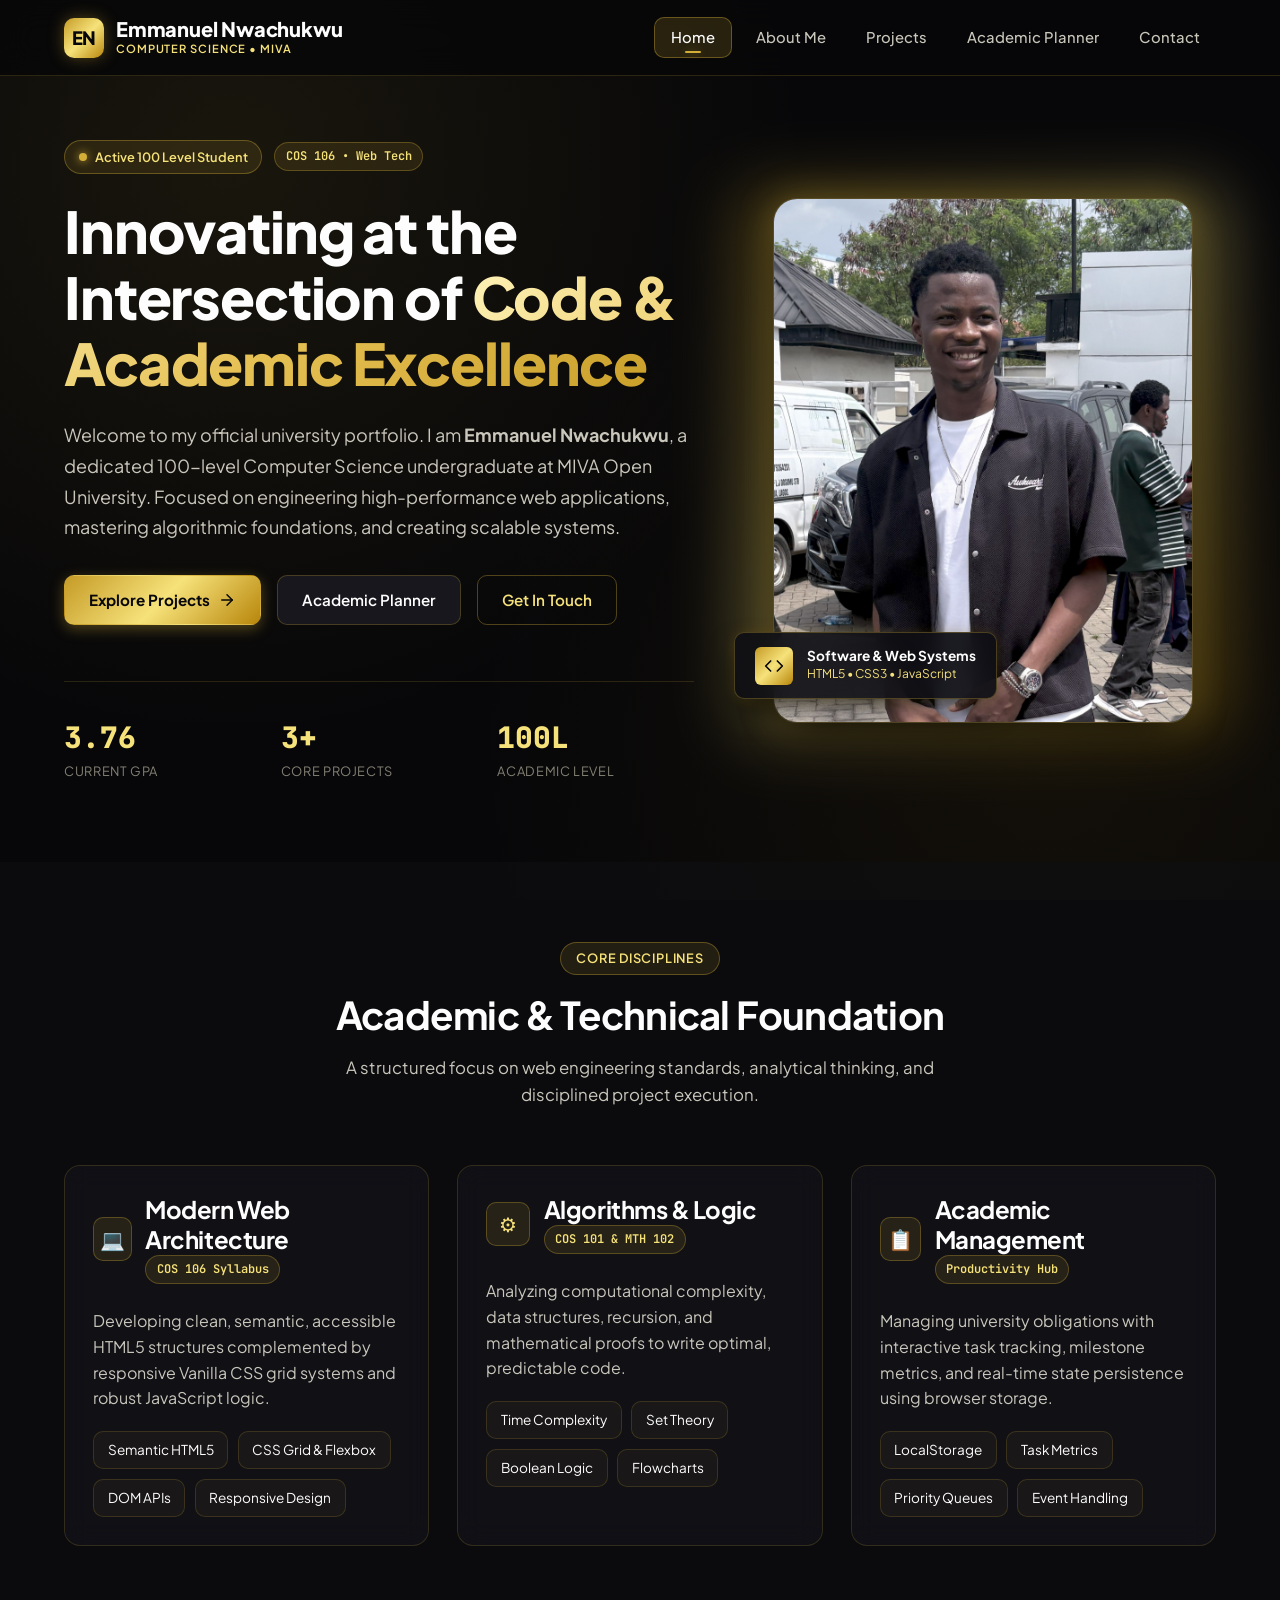
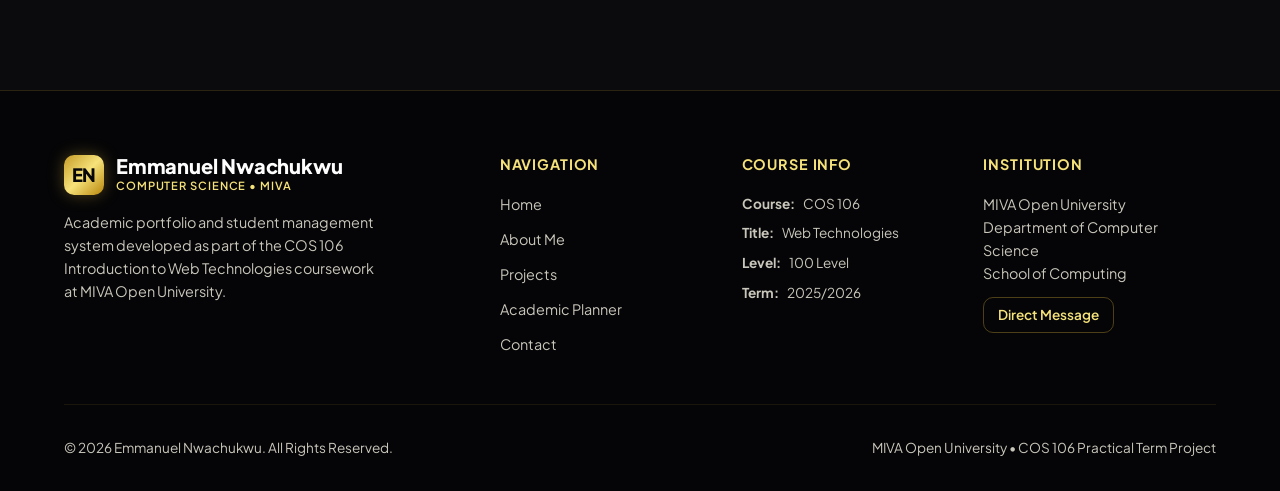
<file: index.html>
<!DOCTYPE html>
<html lang="en">
<head>
  <meta charset="UTF-8">
  <meta name="viewport" content="width=device-width, initial-scale=1.0">
  <meta name="description" content="Personal academic portfolio and student management platform of Emmanuel Nwachukwu, 100 Level Computer Science student at MIVA Open University.">
  <meta name="author" content="Emmanuel Nwachukwu">
  <title>Emmanuel Nwachukwu | Academic Portfolio &amp; Student Platform</title>
  <link rel="stylesheet" href="css/style.css">
</head>
<body>
  <header class="site-header">
    <div class="container nav-container">
      <a href="index.html" class="brand-logo" aria-label="Emmanuel Nwachukwu Homepage">
        <div class="brand-mark">EN</div>
        <div class="brand-text">
          <span class="brand-name">Emmanuel Nwachukwu</span>
          <span class="brand-sub">Computer Science &bull; MIVA</span>
        </div>
      </a>

      <nav class="nav-menu" id="primary-nav" aria-label="Main Navigation">
        <a href="index.html" class="nav-link">Home</a>
        <a href="about.html" class="nav-link">About Me</a>
        <a href="projects.html" class="nav-link">Projects</a>
        <a href="planner.html" class="nav-link">Academic Planner</a>
        <a href="contact.html" class="nav-link">Contact</a>
      </nav>

      <button type="button" class="mobile-toggle" aria-controls="primary-nav" aria-expanded="false" aria-label="Toggle navigation menu">
        <span class="hamburger-line"></span>
        <span class="hamburger-line"></span>
        <span class="hamburger-line"></span>
      </button>
    </div>
  </header>

  <main>
    <section class="hero-section" aria-labelledby="hero-heading">
      <div class="container">
        <div class="hero-grid">
          <div class="hero-content">
            <div class="hero-badge-group">
              <span class="hero-status-pill">
                <span class="pulse-dot"></span>
                Active 100 Level Student
              </span>
              <span class="badge badge-tech">COS 106 &bull; Web Tech</span>
            </div>

            <h1 id="hero-heading" class="hero-title">
              Innovating at the Intersection of <span class="text-gradient">Code &amp; Academic Excellence</span>
            </h1>

            <p class="hero-bio">
              Welcome to my official university portfolio. I am <strong>Emmanuel Nwachukwu</strong>, a dedicated 100-level Computer Science undergraduate at MIVA Open University. Focused on engineering high-performance web applications, mastering algorithmic foundations, and creating scalable systems.
            </p>

            <div class="hero-actions">
              <a href="projects.html" class="btn btn-primary">
                Explore Projects
                <svg width="18" height="18" viewBox="0 0 24 24" fill="none" stroke="currentColor" stroke-width="2" stroke-linecap="round" stroke-linejoin="round">
                  <line x1="5" y1="12" x2="19" y2="12"></line>
                  <polyline points="12 5 19 12 12 19"></polyline>
                </svg>
              </a>
              <a href="planner.html" class="btn btn-secondary">
                Academic Planner
              </a>
              <a href="contact.html" class="btn btn-outline">
                Get In Touch
              </a>
            </div>

            <div class="hero-stats-row">
              <div class="stat-item">
                <span class="stat-number">3.76</span>
                <span class="stat-label">Current GPA</span>
              </div>
              <div class="stat-item">
                <span class="stat-number">3+</span>
                <span class="stat-label">Core Projects</span>
              </div>
              <div class="stat-item">
                <span class="stat-number">100L</span>
                <span class="stat-label">Academic Level</span>
              </div>
            </div>
          </div>

          <div class="hero-visual">
            <div class="hero-image-backdrop"></div>
            <div class="hero-image-wrapper">
              <img src="assets/images/emmanuel-hero.jpg" alt="Photograph of Emmanuel Nwachukwu, Computer Science student" width="600" height="750">
            </div>
            <div class="hero-floating-card">
              <div class="floating-icon">
                <svg width="20" height="20" viewBox="0 0 24 24" fill="none" stroke="currentColor" stroke-width="2" stroke-linecap="round" stroke-linejoin="round">
                  <polyline points="16 18 22 12 16 6"></polyline>
                  <polyline points="8 6 2 12 8 18"></polyline>
                </svg>
              </div>
              <div>
                <div class="floating-text-primary">Software &amp; Web Systems</div>
                <div class="floating-text-sub">HTML5 &bull; CSS3 &bull; JavaScript</div>
              </div>
            </div>
          </div>
        </div>
      </div>
    </section>

    <section class="section" style="background: rgba(14, 14, 18, 0.65);" aria-labelledby="pillars-heading">
      <div class="container">
        <header class="section-header">
          <span class="section-tag">Core Disciplines</span>
          <h2 id="pillars-heading" class="section-title">Academic &amp; Technical Foundation</h2>
          <p class="section-subtitle">
            A structured focus on web engineering standards, analytical thinking, and disciplined project execution.
          </p>
        </header>

        <div class="skills-grid">
          <article class="card">
            <div class="skill-card-header">
              <div class="skill-icon-wrap" aria-hidden="true">&#128187;</div>
              <div>
                <h3>Modern Web Architecture</h3>
                <span class="badge badge-tech">COS 106 Syllabus</span>
              </div>
            </div>
            <p style="margin-bottom: 1.25rem;">
              Developing clean, semantic, accessible HTML5 structures complemented by responsive Vanilla CSS grid systems and robust JavaScript logic.
            </p>
            <div class="skill-tag-cloud">
              <span class="skill-pill">Semantic HTML5</span>
              <span class="skill-pill">CSS Grid &amp; Flexbox</span>
              <span class="skill-pill">DOM APIs</span>
              <span class="skill-pill">Responsive Design</span>
            </div>
          </article>

          <article class="card">
            <div class="skill-card-header">
              <div class="skill-icon-wrap" aria-hidden="true">&#9881;</div>
              <div>
                <h3>Algorithms &amp; Logic</h3>
                <span class="badge badge-tech">COS 101 &amp; MTH 102</span>
              </div>
            </div>
            <p style="margin-bottom: 1.25rem;">
              Analyzing computational complexity, data structures, recursion, and mathematical proofs to write optimal, predictable code.
            </p>
            <div class="skill-tag-cloud">
              <span class="skill-pill">Time Complexity</span>
              <span class="skill-pill">Set Theory</span>
              <span class="skill-pill">Boolean Logic</span>
              <span class="skill-pill">Flowcharts</span>
            </div>
          </article>

          <article class="card">
            <div class="skill-card-header">
              <div class="skill-icon-wrap" aria-hidden="true">&#128203;</div>
              <div>
                <h3>Academic Management</h3>
                <span class="badge badge-tech">Productivity Hub</span>
              </div>
            </div>
            <p style="margin-bottom: 1.25rem;">
              Managing university obligations with interactive task tracking, milestone metrics, and real-time state persistence using browser storage.
            </p>
            <div class="skill-tag-cloud">
              <span class="skill-pill">LocalStorage</span>
              <span class="skill-pill">Task Metrics</span>
              <span class="skill-pill">Priority Queues</span>
              <span class="skill-pill">Event Handling</span>
            </div>
          </article>
        </div>
      </div>
    </section>
  </main>

  <footer class="site-footer">
    <div class="container">
      <div class="footer-top">
        <div class="footer-brand">
          <div class="brand-logo">
            <div class="brand-mark">EN</div>
            <div class="brand-text">
              <span class="brand-name">Emmanuel Nwachukwu</span>
              <span class="brand-sub">Computer Science &bull; MIVA</span>
            </div>
          </div>
          <p>
            Academic portfolio and student management system developed as part of the COS 106 Introduction to Web Technologies coursework at MIVA Open University.
          </p>
        </div>

        <div>
          <h4 class="footer-heading">Navigation</h4>
          <nav class="footer-links" aria-label="Footer Navigation">
            <a href="index.html">Home</a>
            <a href="about.html">About Me</a>
            <a href="projects.html">Projects</a>
            <a href="planner.html">Academic Planner</a>
            <a href="contact.html">Contact</a>
          </nav>
        </div>

        <div>
          <h4 class="footer-heading">Course Info</h4>
          <div class="footer-meta-item"><strong>Course:</strong> COS 106</div>
          <div class="footer-meta-item"><strong>Title:</strong> Web Technologies</div>
          <div class="footer-meta-item"><strong>Level:</strong> 100 Level</div>
          <div class="footer-meta-item"><strong>Term:</strong> 2025/2026</div>
        </div>

        <div>
          <h4 class="footer-heading">Institution</h4>
          <p style="font-size: 0.9rem; margin-bottom: 0.75rem;">
            MIVA Open University<br>
            Department of Computer Science<br>
            School of Computing
          </p>
          <a href="contact.html" class="btn btn-outline btn-sm">Direct Message</a>
        </div>
      </div>

      <div class="footer-bottom">
        <p>&copy; <span id="current-year">2026</span> Emmanuel Nwachukwu. All Rights Reserved.</p>
        <p>MIVA Open University &bull; COS 106 Practical Term Project</p>
      </div>
    </div>
  </footer>

  <script src="js/main.js"></script>
</body>
</html>
</file>
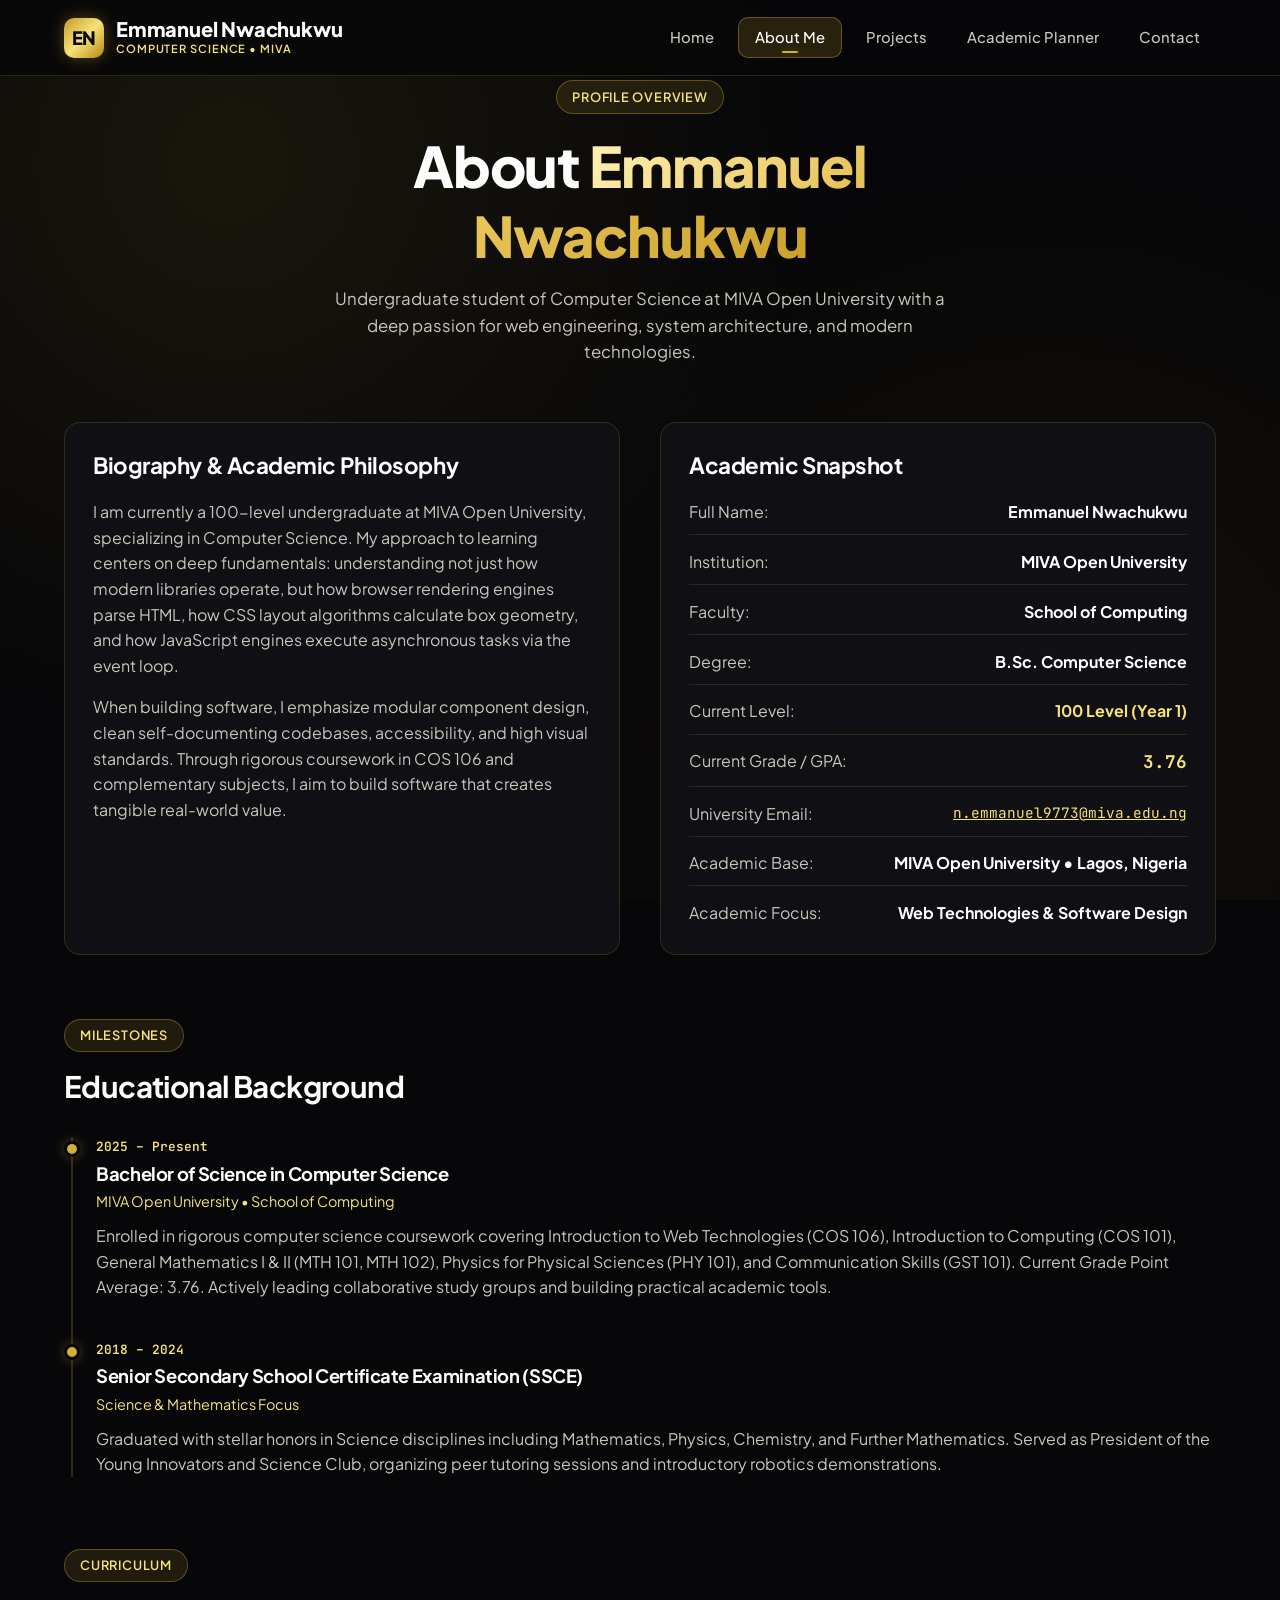
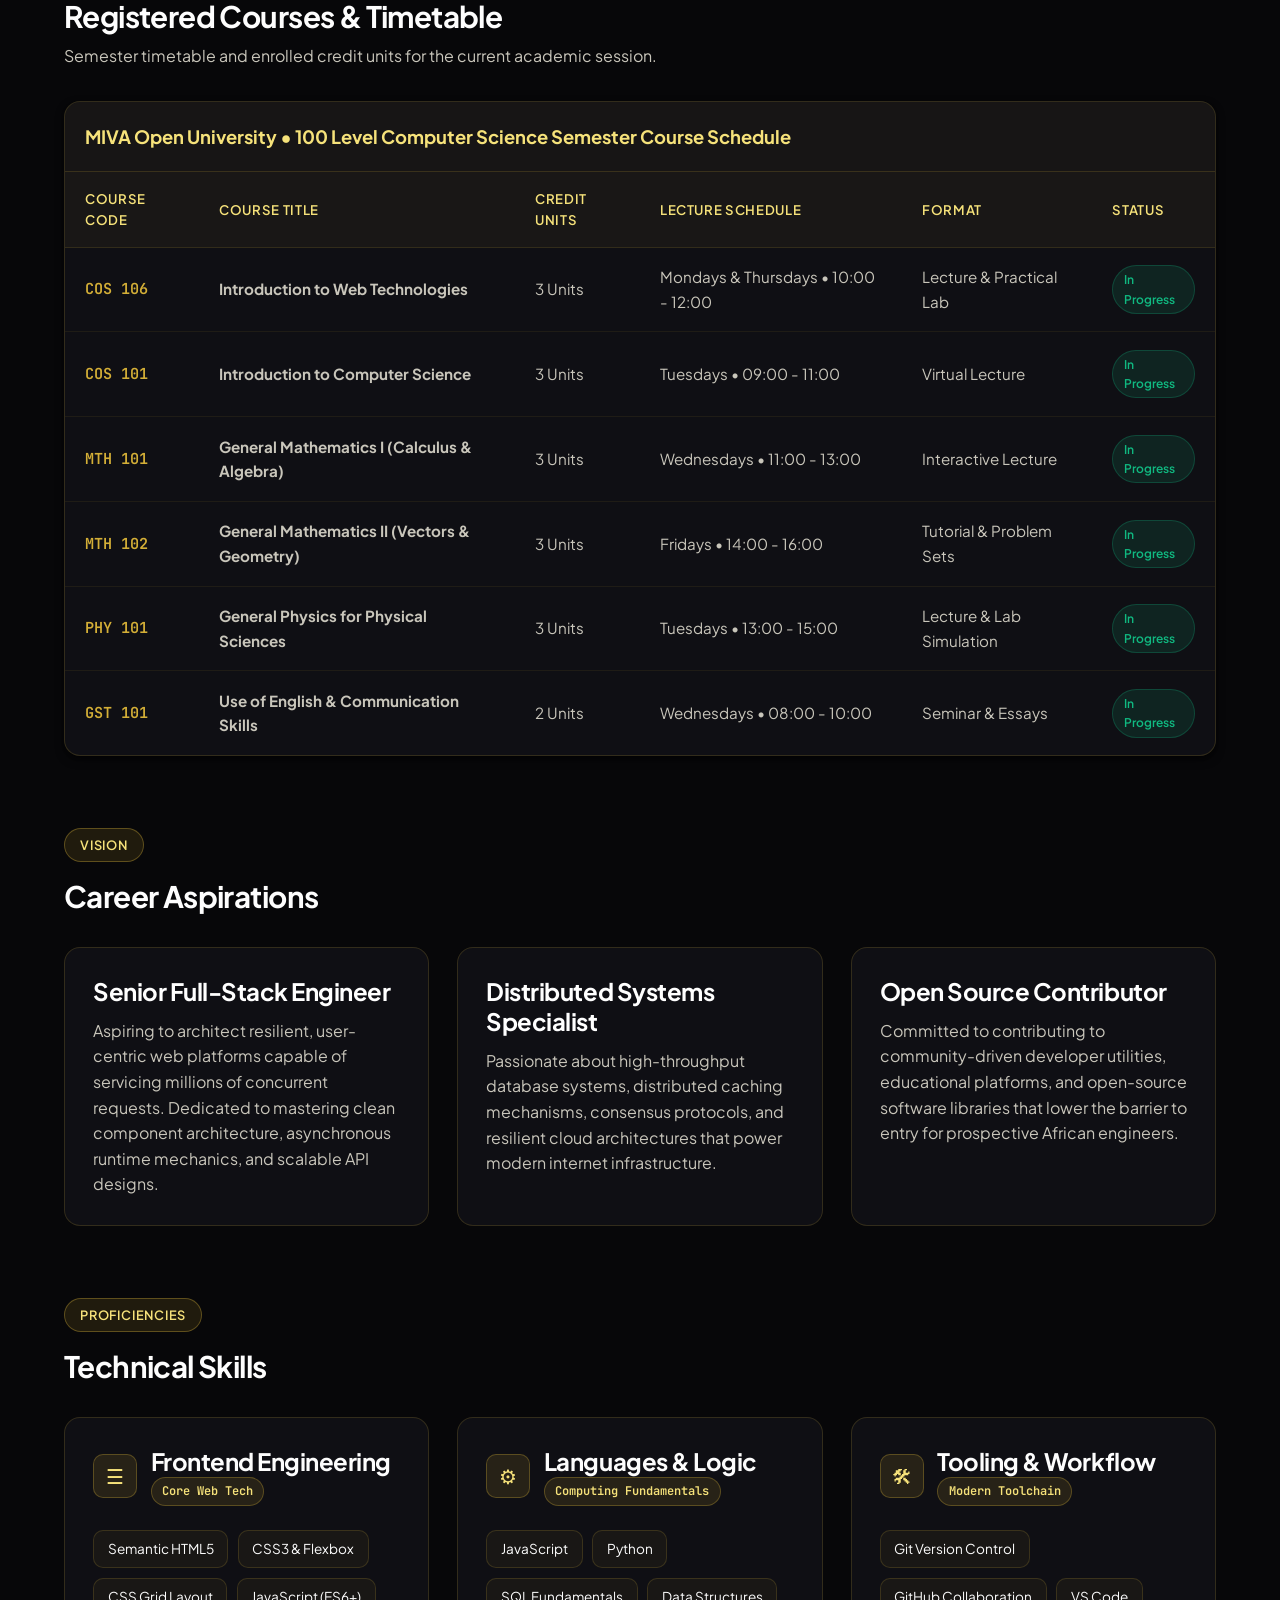
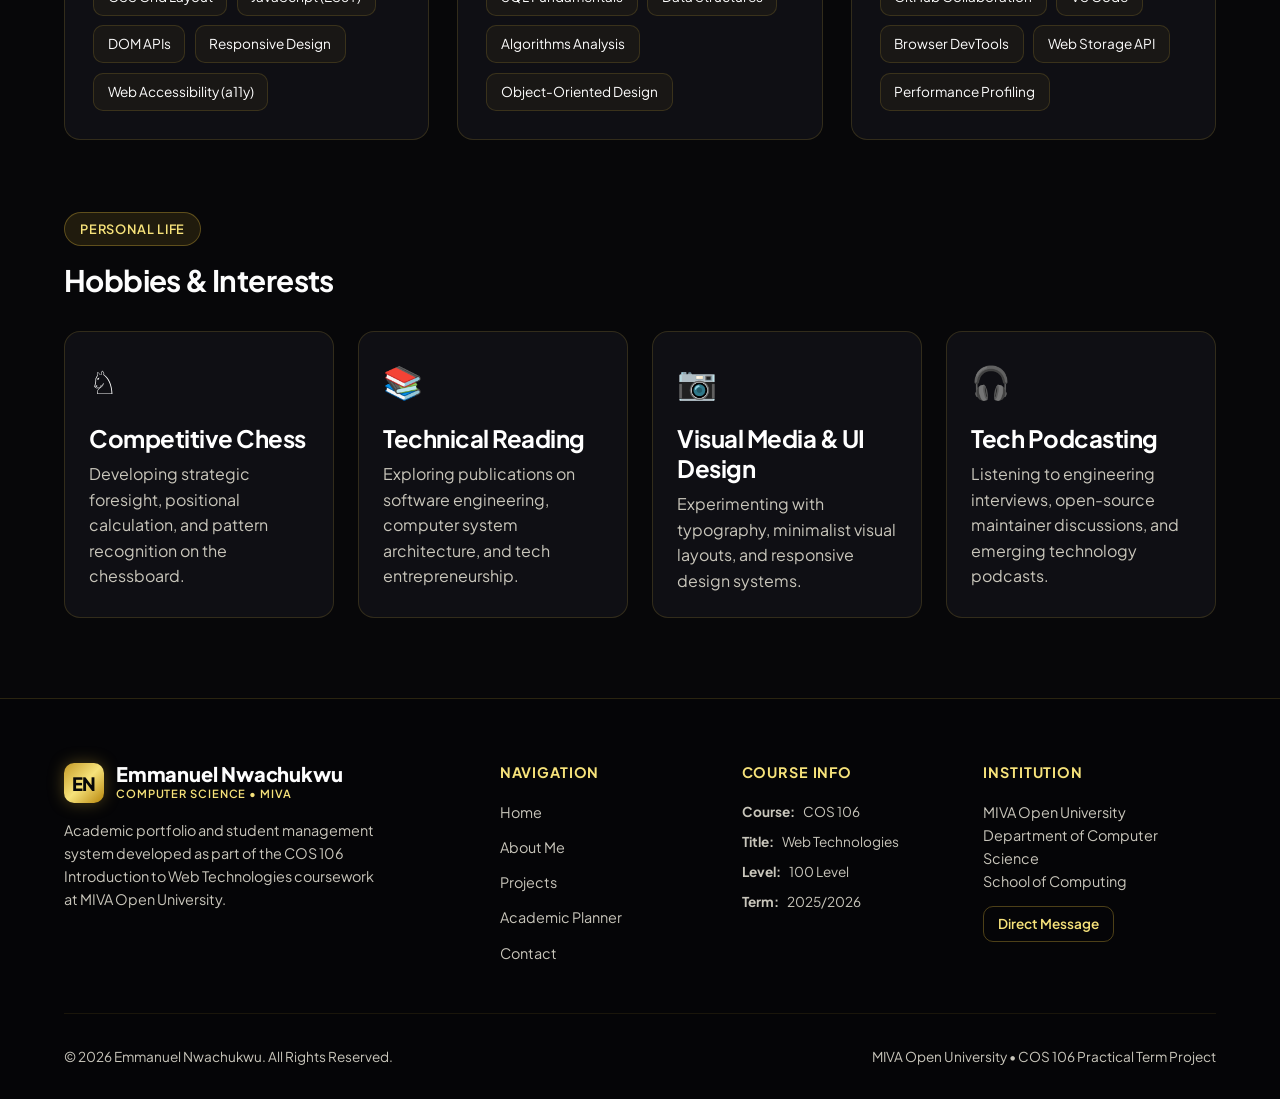
<file: about.html>
<!DOCTYPE html>
<html lang="en">
<head>
  <meta charset="UTF-8">
  <meta name="viewport" content="width=device-width, initial-scale=1.0">
  <meta name="description" content="About Emmanuel Nwachukwu - Educational background, technical skills, career aspirations, and hobbies as a Computer Science student at MIVA Open University.">
  <meta name="author" content="Emmanuel Nwachukwu">
  <title>About Me | Emmanuel Nwachukwu - Portfolio</title>
  <link rel="stylesheet" href="css/style.css">
</head>
<body>
  <header class="site-header">
    <div class="container nav-container">
      <a href="index.html" class="brand-logo" aria-label="Emmanuel Nwachukwu Homepage">
        <div class="brand-mark">EN</div>
        <div class="brand-text">
          <span class="brand-name">Emmanuel Nwachukwu</span>
          <span class="brand-sub">Computer Science &bull; MIVA</span>
        </div>
      </a>

      <nav class="nav-menu" id="primary-nav" aria-label="Main Navigation">
        <a href="index.html" class="nav-link">Home</a>
        <a href="about.html" class="nav-link">About Me</a>
        <a href="projects.html" class="nav-link">Projects</a>
        <a href="planner.html" class="nav-link">Academic Planner</a>
        <a href="contact.html" class="nav-link">Contact</a>
      </nav>

      <button type="button" class="mobile-toggle" aria-controls="primary-nav" aria-expanded="false" aria-label="Toggle navigation menu">
        <span class="hamburger-line"></span>
        <span class="hamburger-line"></span>
        <span class="hamburger-line"></span>
      </button>
    </div>
  </header>

  <main class="section">
    <div class="container">
      <header class="section-header">
        <span class="section-tag">Profile Overview</span>
        <h1 class="section-title">About <span class="text-gradient">Emmanuel Nwachukwu</span></h1>
        <p class="section-subtitle">
          Undergraduate student of Computer Science at MIVA Open University with a deep passion for web engineering, system architecture, and modern technologies.
        </p>
      </header>

      <div class="about-intro-grid">
        <div class="card">
          <h2 style="font-size: 1.4rem; margin-bottom: 1.25rem;">Biography &amp; Academic Philosophy</h2>
          <p style="margin-bottom: 1rem;">
            I am currently a 100-level undergraduate at MIVA Open University, specializing in Computer Science. My approach to learning centers on deep fundamentals: understanding not just how modern libraries operate, but how browser rendering engines parse HTML, how CSS layout algorithms calculate box geometry, and how JavaScript engines execute asynchronous tasks via the event loop.
          </p>
          <p>
            When building software, I emphasize modular component design, clean self-documenting codebases, accessibility, and high visual standards. Through rigorous coursework in COS 106 and complementary subjects, I aim to build software that creates tangible real-world value.
          </p>
        </div>

        <div class="card">
          <h2 style="font-size: 1.4rem; margin-bottom: 1.25rem;">Academic Snapshot</h2>
          <ul style="display: flex; flex-direction: column; gap: 0.85rem;">
            <li style="display: flex; justify-content: space-between; border-bottom: 1px solid rgba(212, 175, 55, 0.15); padding-bottom: 0.6rem;">
              <span style="color: var(--text-secondary);">Full Name:</span>
              <strong style="color: #fff;">Emmanuel Nwachukwu</strong>
            </li>
            <li style="display: flex; justify-content: space-between; border-bottom: 1px solid rgba(212, 175, 55, 0.15); padding-bottom: 0.6rem;">
              <span style="color: var(--text-secondary);">Institution:</span>
              <strong style="color: #fff;">MIVA Open University</strong>
            </li>
            <li style="display: flex; justify-content: space-between; border-bottom: 1px solid rgba(212, 175, 55, 0.15); padding-bottom: 0.6rem;">
              <span style="color: var(--text-secondary);">Faculty:</span>
              <strong style="color: #fff;">School of Computing</strong>
            </li>
            <li style="display: flex; justify-content: space-between; border-bottom: 1px solid rgba(212, 175, 55, 0.15); padding-bottom: 0.6rem;">
              <span style="color: var(--text-secondary);">Degree:</span>
              <strong style="color: #fff;">B.Sc. Computer Science</strong>
            </li>
            <li style="display: flex; justify-content: space-between; border-bottom: 1px solid rgba(212, 175, 55, 0.15); padding-bottom: 0.6rem;">
              <span style="color: var(--text-secondary);">Current Level:</span>
              <strong style="color: var(--accent-secondary);">100 Level (Year 1)</strong>
            </li>
            <li style="display: flex; justify-content: space-between; border-bottom: 1px solid rgba(212, 175, 55, 0.15); padding-bottom: 0.6rem;">
              <span style="color: var(--text-secondary);">Current Grade / GPA:</span>
              <strong style="color: var(--accent-secondary); font-family: var(--font-mono); font-size: 1.1rem;">3.76</strong>
            </li>
            <li style="display: flex; justify-content: space-between; border-bottom: 1px solid rgba(212, 175, 55, 0.15); padding-bottom: 0.6rem;">
              <span style="color: var(--text-secondary);">University Email:</span>
              <a href="mailto:n.emmanuel9773@miva.edu.ng" style="color: var(--accent-secondary); font-family: var(--font-mono); font-size: 0.9rem; text-decoration: underline;">n.emmanuel9773@miva.edu.ng</a>
            </li>
            <li style="display: flex; justify-content: space-between; border-bottom: 1px solid rgba(212, 175, 55, 0.15); padding-bottom: 0.6rem;">
              <span style="color: var(--text-secondary);">Academic Base:</span>
              <strong style="color: #fff;">MIVA Open University &bull; Lagos, Nigeria</strong>
            </li>
            <li style="display: flex; justify-content: space-between;">
              <span style="color: var(--text-secondary);">Academic Focus:</span>
              <strong style="color: #fff;">Web Technologies &amp; Software Design</strong>
            </li>
          </ul>
        </div>
      </div>

      <section style="margin-bottom: 4.5rem;" aria-labelledby="education-heading">
        <header style="margin-bottom: 2rem;">
          <span class="section-tag">Milestones</span>
          <h2 id="education-heading" style="font-size: 1.85rem;">Educational Background</h2>
        </header>

        <div class="timeline">
          <div class="timeline-item">
            <div class="timeline-marker"></div>
            <div class="timeline-date">2025 &ndash; Present</div>
            <h3 class="timeline-heading">Bachelor of Science in Computer Science</h3>
            <div class="timeline-sub">MIVA Open University &bull; School of Computing</div>
            <p>
              Enrolled in rigorous computer science coursework covering Introduction to Web Technologies (COS 106), Introduction to Computing (COS 101), General Mathematics I &amp; II (MTH 101, MTH 102), Physics for Physical Sciences (PHY 101), and Communication Skills (GST 101). Current Grade Point Average: 3.76. Actively leading collaborative study groups and building practical academic tools.
            </p>
          </div>

          <div class="timeline-item">
            <div class="timeline-marker"></div>
            <div class="timeline-date">2018 &ndash; 2024</div>
            <h3 class="timeline-heading">Senior Secondary School Certificate Examination (SSCE)</h3>
            <div class="timeline-sub">Science &amp; Mathematics Focus</div>
            <p>
              Graduated with stellar honors in Science disciplines including Mathematics, Physics, Chemistry, and Further Mathematics. Served as President of the Young Innovators and Science Club, organizing peer tutoring sessions and introductory robotics demonstrations.
            </p>
          </div>
        </div>
      </section>

      <section style="margin-bottom: 4.5rem;" aria-labelledby="courses-heading">
        <header style="margin-bottom: 2rem;">
          <span class="section-tag">Curriculum</span>
          <h2 id="courses-heading" style="font-size: 1.85rem;">Registered Courses &amp; Timetable</h2>
          <p style="color: var(--text-secondary); margin-top: 0.5rem;">
            Semester timetable and enrolled credit units for the current academic session.
          </p>
        </header>

        <div class="table-responsive">
          <table class="academic-table">
            <caption>MIVA Open University &bull; 100 Level Computer Science Semester Course Schedule</caption>
            <thead>
              <tr>
                <th scope="col">Course Code</th>
                <th scope="col">Course Title</th>
                <th scope="col">Credit Units</th>
                <th scope="col">Lecture Schedule</th>
                <th scope="col">Format</th>
                <th scope="col">Status</th>
              </tr>
            </thead>
            <tbody>
              <tr>
                <td class="code-cell">COS 106</td>
                <td><strong>Introduction to Web Technologies</strong></td>
                <td>3 Units</td>
                <td>Mondays &amp; Thursdays &bull; 10:00 - 12:00</td>
                <td>Lecture &amp; Practical Lab</td>
                <td><span class="badge badge-success">In Progress</span></td>
              </tr>
              <tr>
                <td class="code-cell">COS 101</td>
                <td><strong>Introduction to Computer Science</strong></td>
                <td>3 Units</td>
                <td>Tuesdays &bull; 09:00 - 11:00</td>
                <td>Virtual Lecture</td>
                <td><span class="badge badge-success">In Progress</span></td>
              </tr>
              <tr>
                <td class="code-cell">MTH 101</td>
                <td><strong>General Mathematics I (Calculus &amp; Algebra)</strong></td>
                <td>3 Units</td>
                <td>Wednesdays &bull; 11:00 - 13:00</td>
                <td>Interactive Lecture</td>
                <td><span class="badge badge-success">In Progress</span></td>
              </tr>
              <tr>
                <td class="code-cell">MTH 102</td>
                <td><strong>General Mathematics II (Vectors &amp; Geometry)</strong></td>
                <td>3 Units</td>
                <td>Fridays &bull; 14:00 - 16:00</td>
                <td>Tutorial &amp; Problem Sets</td>
                <td><span class="badge badge-success">In Progress</span></td>
              </tr>
              <tr>
                <td class="code-cell">PHY 101</td>
                <td><strong>General Physics for Physical Sciences</strong></td>
                <td>3 Units</td>
                <td>Tuesdays &bull; 13:00 - 15:00</td>
                <td>Lecture &amp; Lab Simulation</td>
                <td><span class="badge badge-success">In Progress</span></td>
              </tr>
              <tr>
                <td class="code-cell">GST 101</td>
                <td><strong>Use of English &amp; Communication Skills</strong></td>
                <td>2 Units</td>
                <td>Wednesdays &bull; 08:00 - 10:00</td>
                <td>Seminar &amp; Essays</td>
                <td><span class="badge badge-success">In Progress</span></td>
              </tr>
            </tbody>
          </table>
        </div>
      </section>

      <section style="margin-bottom: 4.5rem;" aria-labelledby="aspirations-heading">
        <header style="margin-bottom: 2rem;">
          <span class="section-tag">Vision</span>
          <h2 id="aspirations-heading" style="font-size: 1.85rem;">Career Aspirations</h2>
        </header>

        <div class="skills-grid">
          <article class="card">
            <h3 style="margin-bottom: 0.75rem; color: #fff;">Senior Full-Stack Engineer</h3>
            <p>
              Aspiring to architect resilient, user-centric web platforms capable of servicing millions of concurrent requests. Dedicated to mastering clean component architecture, asynchronous runtime mechanics, and scalable API designs.
            </p>
          </article>

          <article class="card">
            <h3 style="margin-bottom: 0.75rem; color: #fff;">Distributed Systems Specialist</h3>
            <p>
              Passionate about high-throughput database systems, distributed caching mechanisms, consensus protocols, and resilient cloud architectures that power modern internet infrastructure.
            </p>
          </article>

          <article class="card">
            <h3 style="margin-bottom: 0.75rem; color: #fff;">Open Source Contributor</h3>
            <p>
              Committed to contributing to community-driven developer utilities, educational platforms, and open-source software libraries that lower the barrier to entry for prospective African engineers.
            </p>
          </article>
        </div>
      </section>

      <section style="margin-bottom: 4.5rem;" aria-labelledby="skills-heading">
        <header style="margin-bottom: 2rem;">
          <span class="section-tag">Proficiencies</span>
          <h2 id="skills-heading" style="font-size: 1.85rem;">Technical Skills</h2>
        </header>

        <div class="skills-grid">
          <div class="skill-category-card">
            <div class="skill-card-header">
              <div class="skill-icon-wrap" aria-hidden="true">&#9776;</div>
              <div>
                <h3>Frontend Engineering</h3>
                <span class="badge badge-tech">Core Web Tech</span>
              </div>
            </div>
            <div class="skill-tag-cloud">
              <span class="skill-pill">Semantic HTML5</span>
              <span class="skill-pill">CSS3 &amp; Flexbox</span>
              <span class="skill-pill">CSS Grid Layout</span>
              <span class="skill-pill">JavaScript (ES6+)</span>
              <span class="skill-pill">DOM APIs</span>
              <span class="skill-pill">Responsive Design</span>
              <span class="skill-pill">Web Accessibility (a11y)</span>
            </div>
          </div>

          <div class="skill-category-card">
            <div class="skill-card-header">
              <div class="skill-icon-wrap" aria-hidden="true">&#9881;</div>
              <div>
                <h3>Languages &amp; Logic</h3>
                <span class="badge badge-tech">Computing Fundamentals</span>
              </div>
            </div>
            <div class="skill-tag-cloud">
              <span class="skill-pill">JavaScript</span>
              <span class="skill-pill">Python</span>
              <span class="skill-pill">SQL Fundamentals</span>
              <span class="skill-pill">Data Structures</span>
              <span class="skill-pill">Algorithms Analysis</span>
              <span class="skill-pill">Object-Oriented Design</span>
            </div>
          </div>

          <div class="skill-category-card">
            <div class="skill-card-header">
              <div class="skill-icon-wrap" aria-hidden="true">&#128736;</div>
              <div>
                <h3>Tooling &amp; Workflow</h3>
                <span class="badge badge-tech">Modern Toolchain</span>
              </div>
            </div>
            <div class="skill-tag-cloud">
              <span class="skill-pill">Git Version Control</span>
              <span class="skill-pill">GitHub Collaboration</span>
              <span class="skill-pill">VS Code</span>
              <span class="skill-pill">Browser DevTools</span>
              <span class="skill-pill">Web Storage API</span>
              <span class="skill-pill">Performance Profiling</span>
            </div>
          </div>
        </div>
      </section>

      <section aria-labelledby="hobbies-heading">
        <header style="margin-bottom: 2rem;">
          <span class="section-tag">Personal Life</span>
          <h2 id="hobbies-heading" style="font-size: 1.85rem;">Hobbies &amp; Interests</h2>
        </header>

        <div class="hobbies-grid">
          <div class="hobby-card">
            <div class="hobby-icon">&#9816;</div>
            <h3 style="color: #fff; margin-bottom: 0.5rem;">Competitive Chess</h3>
            <p>Developing strategic foresight, positional calculation, and pattern recognition on the chessboard.</p>
          </div>

          <div class="hobby-card">
            <div class="hobby-icon">&#128218;</div>
            <h3 style="color: #fff; margin-bottom: 0.5rem;">Technical Reading</h3>
            <p>Exploring publications on software engineering, computer system architecture, and tech entrepreneurship.</p>
          </div>

          <div class="hobby-card">
            <div class="hobby-icon">&#128247;</div>
            <h3 style="color: #fff; margin-bottom: 0.5rem;">Visual Media &amp; UI Design</h3>
            <p>Experimenting with typography, minimalist visual layouts, and responsive design systems.</p>
          </div>

          <div class="hobby-card">
            <div class="hobby-icon">&#127911;</div>
            <h3 style="color: #fff; margin-bottom: 0.5rem;">Tech Podcasting</h3>
            <p>Listening to engineering interviews, open-source maintainer discussions, and emerging technology podcasts.</p>
          </div>
        </div>
      </section>
    </div>
  </main>

  <footer class="site-footer">
    <div class="container">
      <div class="footer-top">
        <div class="footer-brand">
          <div class="brand-logo">
            <div class="brand-mark">EN</div>
            <div class="brand-text">
              <span class="brand-name">Emmanuel Nwachukwu</span>
              <span class="brand-sub">Computer Science &bull; MIVA</span>
            </div>
          </div>
          <p>
            Academic portfolio and student management system developed as part of the COS 106 Introduction to Web Technologies coursework at MIVA Open University.
          </p>
        </div>

        <div>
          <h4 class="footer-heading">Navigation</h4>
          <nav class="footer-links" aria-label="Footer Navigation">
            <a href="index.html">Home</a>
            <a href="about.html">About Me</a>
            <a href="projects.html">Projects</a>
            <a href="planner.html">Academic Planner</a>
            <a href="contact.html">Contact</a>
          </nav>
        </div>

        <div>
          <h4 class="footer-heading">Course Info</h4>
          <div class="footer-meta-item"><strong>Course:</strong> COS 106</div>
          <div class="footer-meta-item"><strong>Title:</strong> Web Technologies</div>
          <div class="footer-meta-item"><strong>Level:</strong> 100 Level</div>
          <div class="footer-meta-item"><strong>Term:</strong> 2025/2026</div>
        </div>

        <div>
          <h4 class="footer-heading">Institution</h4>
          <p style="font-size: 0.9rem; margin-bottom: 0.75rem;">
            MIVA Open University<br>
            Department of Computer Science<br>
            School of Computing
          </p>
          <a href="contact.html" class="btn btn-outline btn-sm">Direct Message</a>
        </div>
      </div>

      <div class="footer-bottom">
        <p>&copy; <span id="current-year">2026</span> Emmanuel Nwachukwu. All Rights Reserved.</p>
        <p>MIVA Open University &bull; COS 106 Practical Term Project</p>
      </div>
    </div>
  </footer>

  <script src="js/main.js"></script>
</body>
</html>
</file>
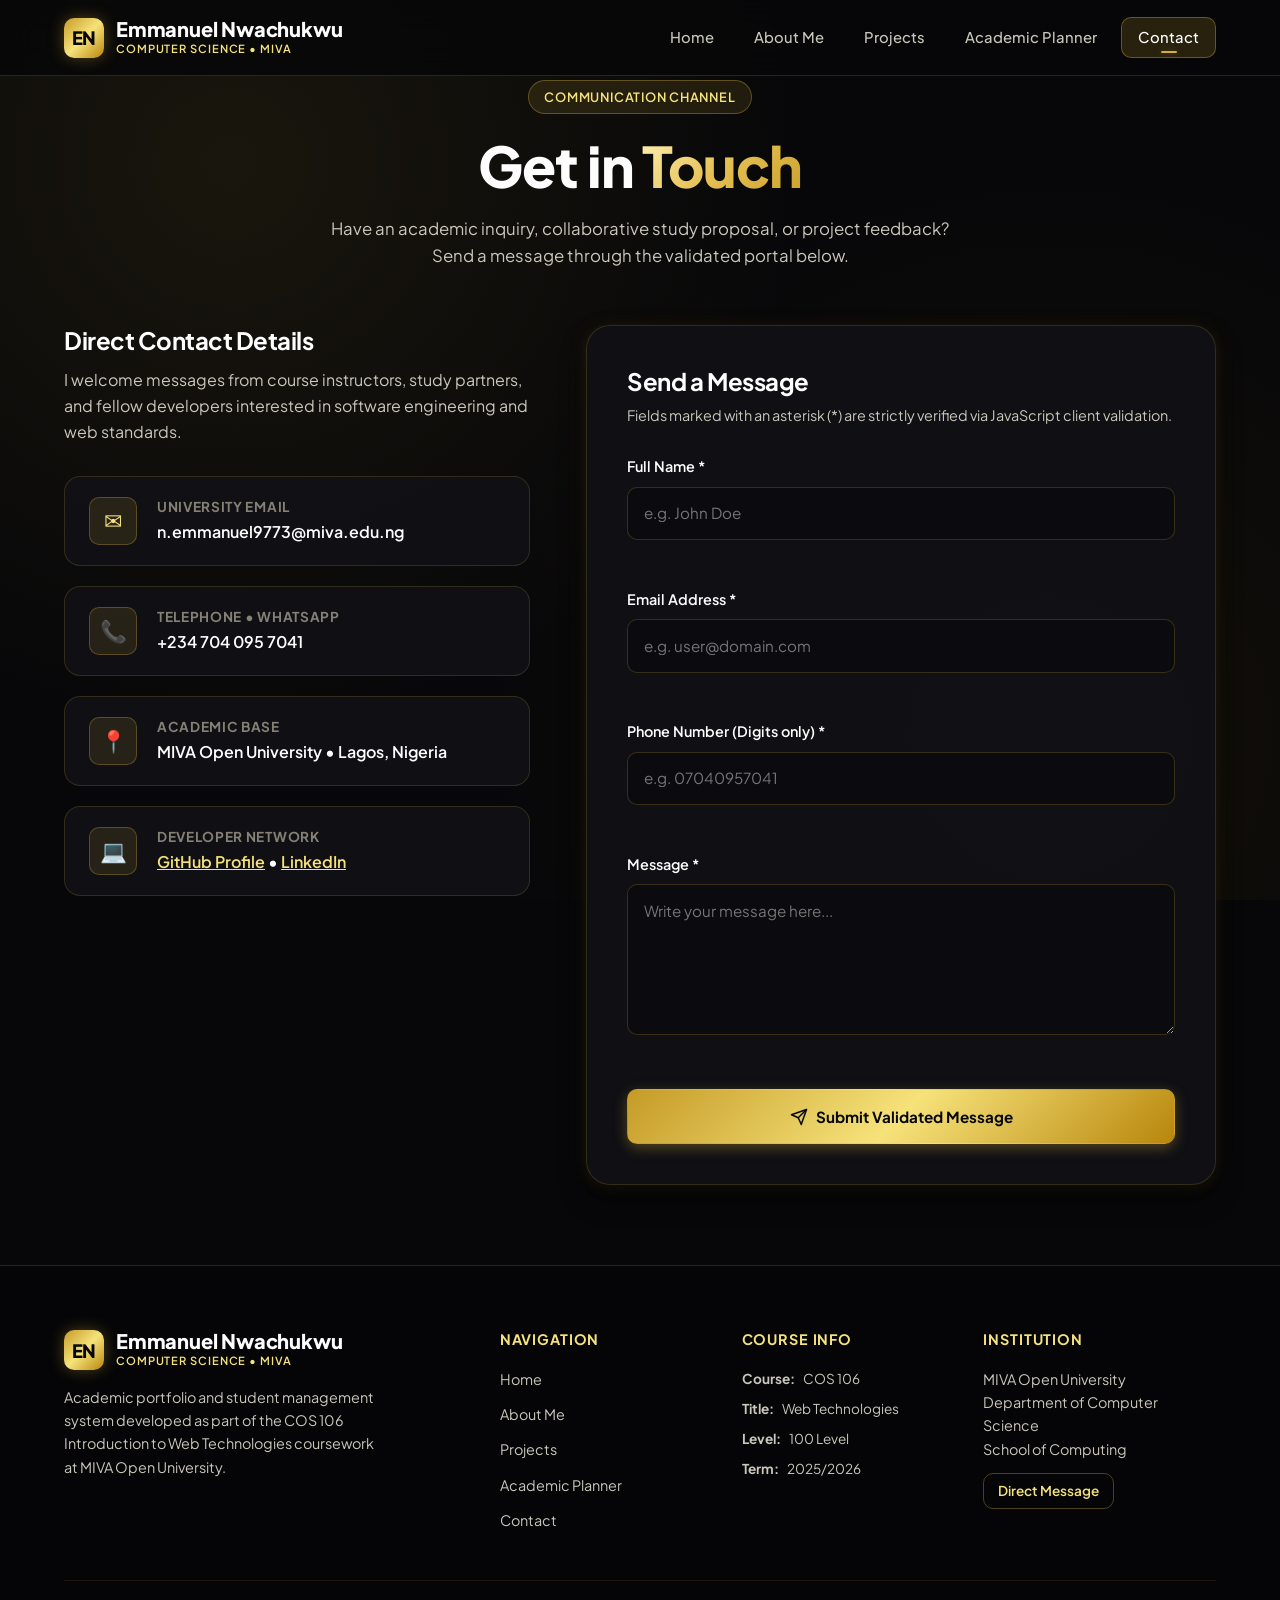
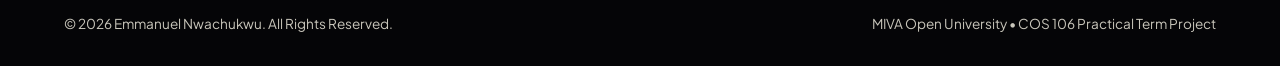
<file: contact.html>
<!DOCTYPE html>
<html lang="en">
<head>
  <meta charset="UTF-8">
  <meta name="viewport" content="width=device-width, initial-scale=1.0">
  <meta name="description" content="Contact Emmanuel Nwachukwu, Computer Science undergraduate at MIVA Open University. Validated message form for academic inquiries and project collaboration.">
  <meta name="author" content="Emmanuel Nwachukwu">
  <title>Contact | Emmanuel Nwachukwu - Portfolio</title>
  <link rel="stylesheet" href="css/style.css">
</head>
<body>
  <header class="site-header">
    <div class="container nav-container">
      <a href="index.html" class="brand-logo" aria-label="Emmanuel Nwachukwu Homepage">
        <div class="brand-mark">EN</div>
        <div class="brand-text">
          <span class="brand-name">Emmanuel Nwachukwu</span>
          <span class="brand-sub">Computer Science &bull; MIVA</span>
        </div>
      </a>

      <nav class="nav-menu" id="primary-nav" aria-label="Main Navigation">
        <a href="index.html" class="nav-link">Home</a>
        <a href="about.html" class="nav-link">About Me</a>
        <a href="projects.html" class="nav-link">Projects</a>
        <a href="planner.html" class="nav-link">Academic Planner</a>
        <a href="contact.html" class="nav-link">Contact</a>
      </nav>

      <button type="button" class="mobile-toggle" aria-controls="primary-nav" aria-expanded="false" aria-label="Toggle navigation menu">
        <span class="hamburger-line"></span>
        <span class="hamburger-line"></span>
        <span class="hamburger-line"></span>
      </button>
    </div>
  </header>

  <main class="section">
    <div class="container">
      <header class="section-header">
        <span class="section-tag">Communication Channel</span>
        <h1 class="section-title">Get in <span class="text-gradient">Touch</span></h1>
        <p class="section-subtitle">
          Have an academic inquiry, collaborative study proposal, or project feedback? Send a message through the validated portal below.
        </p>
      </header>

      <div class="contact-grid">
        <div class="contact-info-panel">
          <div>
            <h2 style="font-size: 1.5rem; margin-bottom: 0.75rem; color: #fff;">Direct Contact Details</h2>
            <p>
              I welcome messages from course instructors, study partners, and fellow developers interested in software engineering and web standards.
            </p>
          </div>

          <div class="contact-cards-list">
            <div class="contact-card-item">
              <div class="contact-icon-box" aria-hidden="true">&#9993;</div>
              <div class="contact-text-box">
                <h4>University Email</h4>
                <a href="mailto:n.emmanuel9773@miva.edu.ng">n.emmanuel9773@miva.edu.ng</a>
              </div>
            </div>

            <div class="contact-card-item">
              <div class="contact-icon-box" aria-hidden="true">&#128222;</div>
              <div class="contact-text-box">
                <h4>Telephone &bull; WhatsApp</h4>
                <a href="tel:+2347040957041">+234 704 095 7041</a>
              </div>
            </div>

            <div class="contact-card-item">
              <div class="contact-icon-box" aria-hidden="true">&#128205;</div>
              <div class="contact-text-box">
                <h4>Academic Base</h4>
                <p>MIVA Open University &bull; Lagos, Nigeria</p>
              </div>
            </div>

            <div class="contact-card-item">
              <div class="contact-icon-box" aria-hidden="true">&#128187;</div>
              <div class="contact-text-box">
                <h4>Developer Network</h4>
                <p>
                  <a href="https://github.com" target="_blank" rel="noopener noreferrer" style="color: var(--accent-secondary); text-decoration: underline;">GitHub Profile</a>
                  &bull;
                  <a href="https://linkedin.com" target="_blank" rel="noopener noreferrer" style="color: var(--accent-secondary); text-decoration: underline;">LinkedIn</a>
                </p>
              </div>
            </div>
          </div>
        </div>

        <section class="contact-form-card" aria-labelledby="form-heading">
          <h2 id="form-heading" style="font-size: 1.5rem; margin-bottom: 0.5rem; color: #fff;">Send a Message</h2>
          <p style="font-size: 0.9rem; color: var(--text-secondary); margin-bottom: 1.75rem;">
            Fields marked with an asterisk (*) are strictly verified via JavaScript client validation.
          </p>

          <div id="form-alert" class="alert" style="display: none;" role="alert"></div>

          <form id="contact-form" novalidate>
            <div class="form-group">
              <label for="name" class="form-label">Full Name *</label>
              <input type="text" id="name" name="name" class="form-control" placeholder="e.g. John Doe" required autocomplete="name">
              <span id="name-feedback" class="form-feedback" aria-live="polite"></span>
            </div>

            <div class="form-group">
              <label for="email" class="form-label">Email Address *</label>
              <input type="email" id="email" name="email" class="form-control" placeholder="e.g. user@domain.com" required autocomplete="email">
              <span id="email-feedback" class="form-feedback" aria-live="polite"></span>
            </div>

            <div class="form-group">
              <label for="phone" class="form-label">Phone Number (Digits only) *</label>
              <input type="tel" id="phone" name="phone" class="form-control" placeholder="e.g. 07040957041" required autocomplete="tel">
              <span id="phone-feedback" class="form-feedback" aria-live="polite"></span>
            </div>

            <div class="form-group">
              <label for="message" class="form-label">Message *</label>
              <textarea id="message" name="message" rows="5" class="form-control" placeholder="Write your message here..." required></textarea>
              <span id="message-feedback" class="form-feedback" aria-live="polite"></span>
            </div>

            <button type="submit" class="btn btn-primary" style="width: 100%; padding: 0.9rem;">
              <svg width="18" height="18" viewBox="0 0 24 24" fill="none" stroke="currentColor" stroke-width="2" stroke-linecap="round" stroke-linejoin="round">
                <line x1="22" y1="2" x2="11" y2="13"></line>
                <polygon points="22 2 15 22 11 13 2 9 22 2"></polygon>
              </svg>
              Submit Validated Message
            </button>
          </form>
        </section>
      </div>
    </div>
  </main>

  <footer class="site-footer">
    <div class="container">
      <div class="footer-top">
        <div class="footer-brand">
          <div class="brand-logo">
            <div class="brand-mark">EN</div>
            <div class="brand-text">
              <span class="brand-name">Emmanuel Nwachukwu</span>
              <span class="brand-sub">Computer Science &bull; MIVA</span>
            </div>
          </div>
          <p>
            Academic portfolio and student management system developed as part of the COS 106 Introduction to Web Technologies coursework at MIVA Open University.
          </p>
        </div>

        <div>
          <h4 class="footer-heading">Navigation</h4>
          <nav class="footer-links" aria-label="Footer Navigation">
            <a href="index.html">Home</a>
            <a href="about.html">About Me</a>
            <a href="projects.html">Projects</a>
            <a href="planner.html">Academic Planner</a>
            <a href="contact.html">Contact</a>
          </nav>
        </div>

        <div>
          <h4 class="footer-heading">Course Info</h4>
          <div class="footer-meta-item"><strong>Course:</strong> COS 106</div>
          <div class="footer-meta-item"><strong>Title:</strong> Web Technologies</div>
          <div class="footer-meta-item"><strong>Level:</strong> 100 Level</div>
          <div class="footer-meta-item"><strong>Term:</strong> 2025/2026</div>
        </div>

        <div>
          <h4 class="footer-heading">Institution</h4>
          <p style="font-size: 0.9rem; margin-bottom: 0.75rem;">
            MIVA Open University<br>
            Department of Computer Science<br>
            School of Computing
          </p>
          <a href="contact.html" class="btn btn-outline btn-sm">Direct Message</a>
        </div>
      </div>

      <div class="footer-bottom">
        <p>&copy; <span id="current-year">2026</span> Emmanuel Nwachukwu. All Rights Reserved.</p>
        <p>MIVA Open University &bull; COS 106 Practical Term Project</p>
      </div>
    </div>
  </footer>

  <script src="js/main.js"></script>
  <script src="js/contact.js"></script>
</body>
</html>
</file>
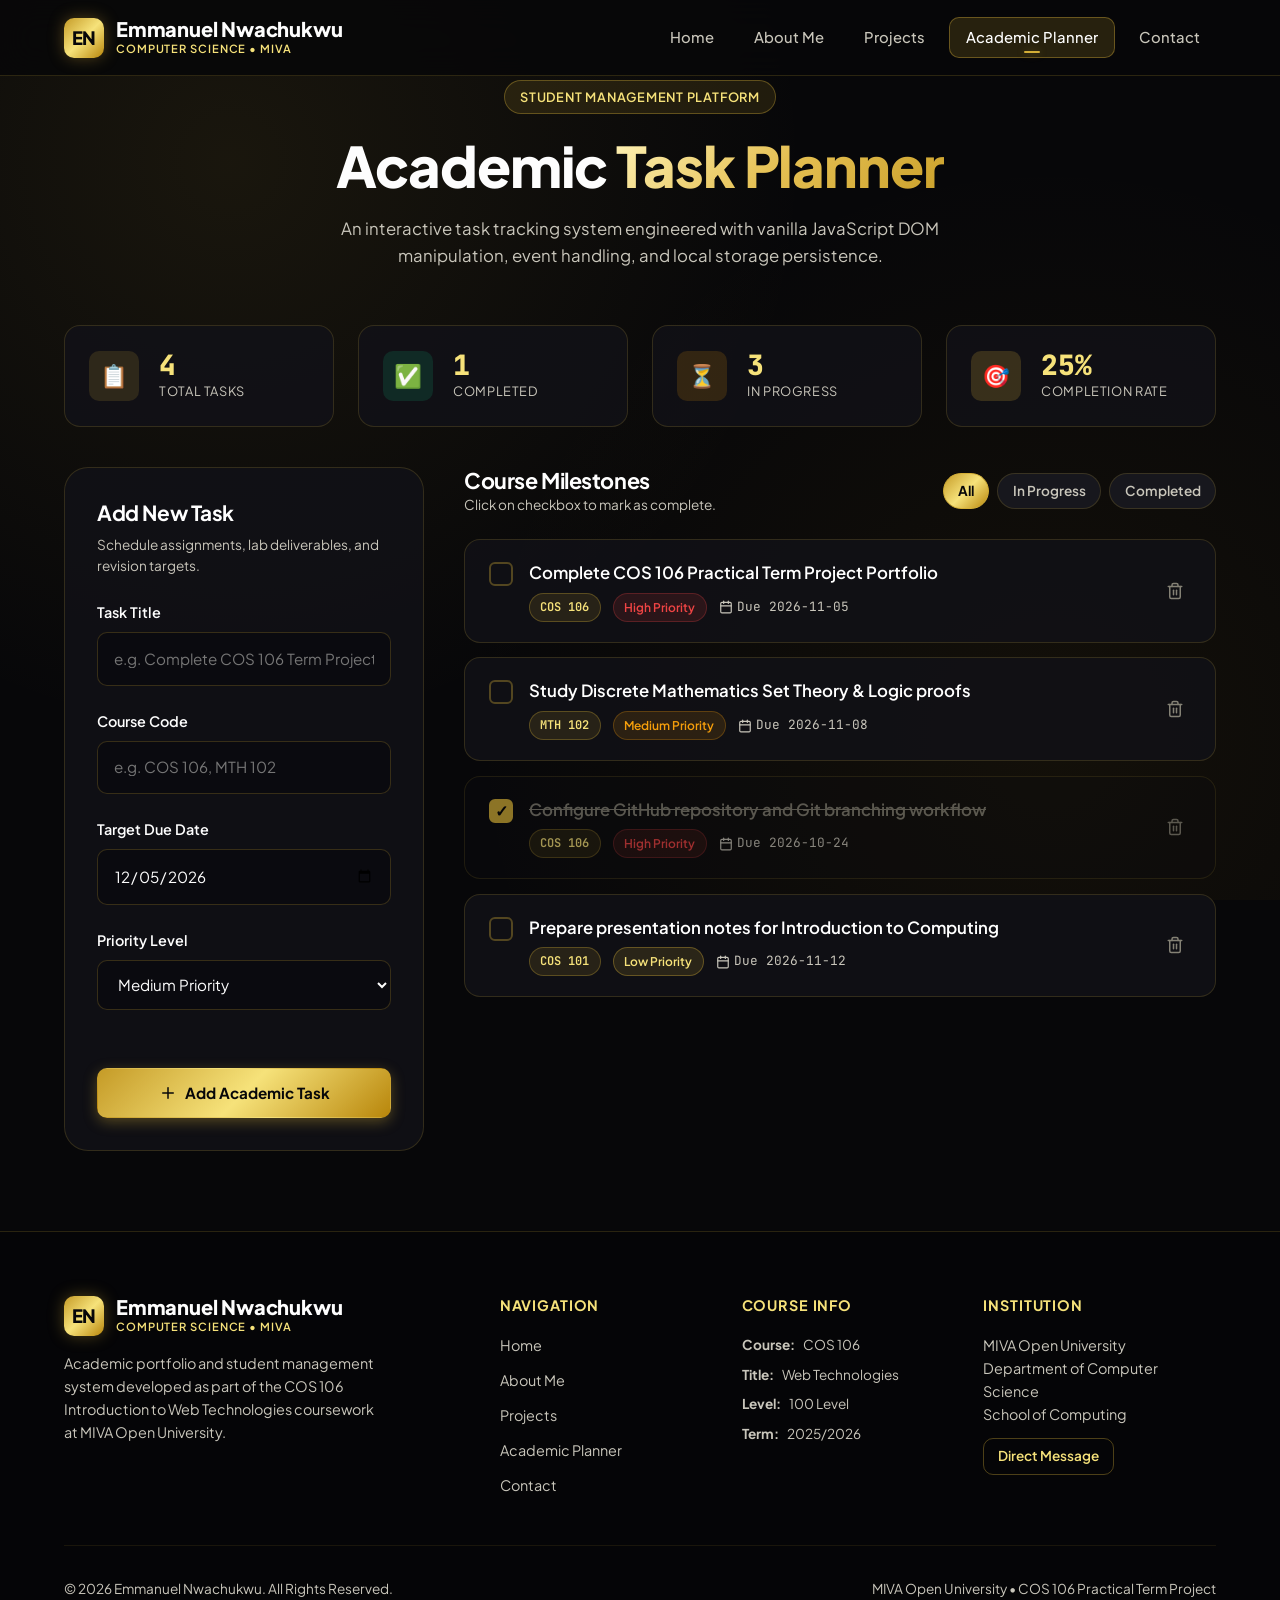
<file: planner.html>
<!DOCTYPE html>
<html lang="en">

<head>
  <meta charset="UTF-8">
  <meta name="viewport" content="width=device-width, initial-scale=1.0">
  <meta name="description"
    content="Interactive Academic Task Planner and Management System developed by Emmanuel Nwachukwu for COS 106 Web Technologies coursework.">
  <meta name="author" content="Emmanuel Nwachukwu">
  <title>Academic Planner | Emmanuel Nwachukwu - Portfolio</title>
  <link rel="stylesheet" href="css/style.css">
</head>

<body>
  <header class="site-header">
    <div class="container nav-container">
      <a href="index.html" class="brand-logo" aria-label="Emmanuel Nwachukwu Homepage">
        <div class="brand-mark">EN</div>
        <div class="brand-text">
          <span class="brand-name">Emmanuel Nwachukwu</span>
          <span class="brand-sub">Computer Science &bull; MIVA</span>
        </div>
      </a>

      <nav class="nav-menu" id="primary-nav" aria-label="Main Navigation">
        <a href="index.html" class="nav-link">Home</a>
        <a href="about.html" class="nav-link">About Me</a>
        <a href="projects.html" class="nav-link">Projects</a>
        <a href="planner.html" class="nav-link">Academic Planner</a>
        <a href="contact.html" class="nav-link">Contact</a>
      </nav>

      <button type="button" class="mobile-toggle" aria-controls="primary-nav" aria-expanded="false"
        aria-label="Toggle navigation menu">
        <span class="hamburger-line"></span>
        <span class="hamburger-line"></span>
        <span class="hamburger-line"></span>
      </button>
    </div>
  </header>

  <main class="section">
    <div class="container">
      <header class="section-header">
        <span class="section-tag">Student Management Platform</span>
        <h1 class="section-title">Academic <span class="text-gradient">Task Planner</span></h1>
        <p class="section-subtitle">
          An interactive task tracking system engineered with vanilla JavaScript DOM manipulation, event handling, and
          local storage persistence.
        </p>
      </header>

      <section class="planner-dashboard" aria-label="Planner statistics summary">
        <div class="metric-card">
          <div class="metric-icon total" aria-hidden="true">&#128203;</div>
          <div>
            <div class="metric-value" id="metric-total">0</div>
            <div class="metric-label">Total Tasks</div>
          </div>
        </div>

        <div class="metric-card">
          <div class="metric-icon completed" aria-hidden="true">&#9989;</div>
          <div>
            <div class="metric-value" id="metric-completed">0</div>
            <div class="metric-label">Completed</div>
          </div>
        </div>

        <div class="metric-card">
          <div class="metric-icon pending" aria-hidden="true">&#9203;</div>
          <div>
            <div class="metric-value" id="metric-pending">0</div>
            <div class="metric-label">In Progress</div>
          </div>
        </div>

        <div class="metric-card">
          <div class="metric-icon rate" aria-hidden="true">&#127919;</div>
          <div>
            <div class="metric-value" id="metric-rate">0%</div>
            <div class="metric-label">Completion Rate</div>
          </div>
        </div>
      </section>

      <div class="planner-layout">
        <aside class="task-form-card">
          <h2 style="font-size: 1.3rem; margin-bottom: 0.5rem; color: #fff;">Add New Task</h2>
          <p style="font-size: 0.85rem; color: var(--text-secondary); margin-bottom: 1.5rem;">
            Schedule assignments, lab deliverables, and revision targets.
          </p>

          <form id="task-form" novalidate>
            <div class="form-group">
              <label for="task-title" class="form-label">Task Title</label>
              <input type="text" id="task-title" class="form-control" placeholder="e.g. Complete COS 106 Term Project"
                required>
            </div>

            <div class="form-group">
              <label for="task-course" class="form-label">Course Code</label>
              <input type="text" id="task-course" class="form-control" placeholder="e.g. COS 106, MTH 102" required>
            </div>

            <div class="form-group">
              <label for="task-date" class="form-label">Target Due Date</label>
              <input type="date" id="task-date" class="form-control" required>
            </div>

            <div class="form-group">
              <label for="task-priority" class="form-label">Priority Level</label>
              <select id="task-priority" class="form-control">
                <option value="high">High Priority</option>
                <option value="medium" selected>Medium Priority</option>
                <option value="low">Low Priority</option>
              </select>
            </div>

            <div id="task-form-error" class="form-feedback" style="margin-bottom: 1rem;"></div>

            <button type="submit" class="btn btn-primary" style="width: 100%;">
              <svg width="18" height="18" viewBox="0 0 24 24" fill="none" stroke="currentColor" stroke-width="2"
                stroke-linecap="round" stroke-linejoin="round">
                <line x1="12" y1="5" x2="12" y2="19"></line>
                <line x1="5" y1="12" x2="19" y2="12"></line>
              </svg>
              Add Academic Task
            </button>
          </form>
        </aside>

        <section aria-labelledby="tasks-list-heading">
          <div class="task-list-header">
            <div>
              <h2 id="tasks-list-heading" style="font-size: 1.35rem; color: #fff;">Course Milestones</h2>
              <p style="font-size: 0.85rem; color: var(--text-secondary);">Click on checkbox to mark as complete.</p>
            </div>

            <div class="task-filter-pills" role="tablist" aria-label="Task filters">
              <button type="button" class="task-pill-btn active" data-task-filter="all">All</button>
              <button type="button" class="task-pill-btn" data-task-filter="pending">In Progress</button>
              <button type="button" class="task-pill-btn" data-task-filter="completed">Completed</button>
            </div>
          </div>

          <div id="tasks-container" class="tasks-container" aria-live="polite">
          </div>
        </section>
      </div>
    </div>
  </main>

  <footer class="site-footer">
    <div class="container">
      <div class="footer-top">
        <div class="footer-brand">
          <div class="brand-logo">
            <div class="brand-mark">EN</div>
            <div class="brand-text">
              <span class="brand-name">Emmanuel Nwachukwu</span>
              <span class="brand-sub">Computer Science &bull; MIVA</span>
            </div>
          </div>
          <p>
            Academic portfolio and student management system developed as part of the COS 106 Introduction to Web
            Technologies coursework at MIVA Open University.
          </p>
        </div>

        <div>
          <h4 class="footer-heading">Navigation</h4>
          <nav class="footer-links" aria-label="Footer Navigation">
            <a href="index.html">Home</a>
            <a href="about.html">About Me</a>
            <a href="projects.html">Projects</a>
            <a href="planner.html">Academic Planner</a>
            <a href="contact.html">Contact</a>
          </nav>
        </div>

        <div>
          <h4 class="footer-heading">Course Info</h4>
          <div class="footer-meta-item"><strong>Course:</strong> COS 106</div>
          <div class="footer-meta-item"><strong>Title:</strong> Web Technologies</div>
          <div class="footer-meta-item"><strong>Level:</strong> 100 Level</div>
          <div class="footer-meta-item"><strong>Term:</strong> 2025/2026</div>
        </div>

        <div>
          <h4 class="footer-heading">Institution</h4>
          <p style="font-size: 0.9rem; margin-bottom: 0.75rem;">
            MIVA Open University<br>
            Department of Computer Science<br>
            School of Computing
          </p>
          <a href="contact.html" class="btn btn-outline btn-sm">Direct Message</a>
        </div>
      </div>

      <div class="footer-bottom">
        <p>&copy; <span id="current-year">2026</span> Emmanuel Nwachukwu. All Rights Reserved.</p>
        <p>MIVA Open University &bull; COS 106 Practical Term Project</p>
      </div>
    </div>
  </footer>

  <script src="js/main.js"></script>
  <script src="js/planner.js"></script>
</body>

</html>
</file>
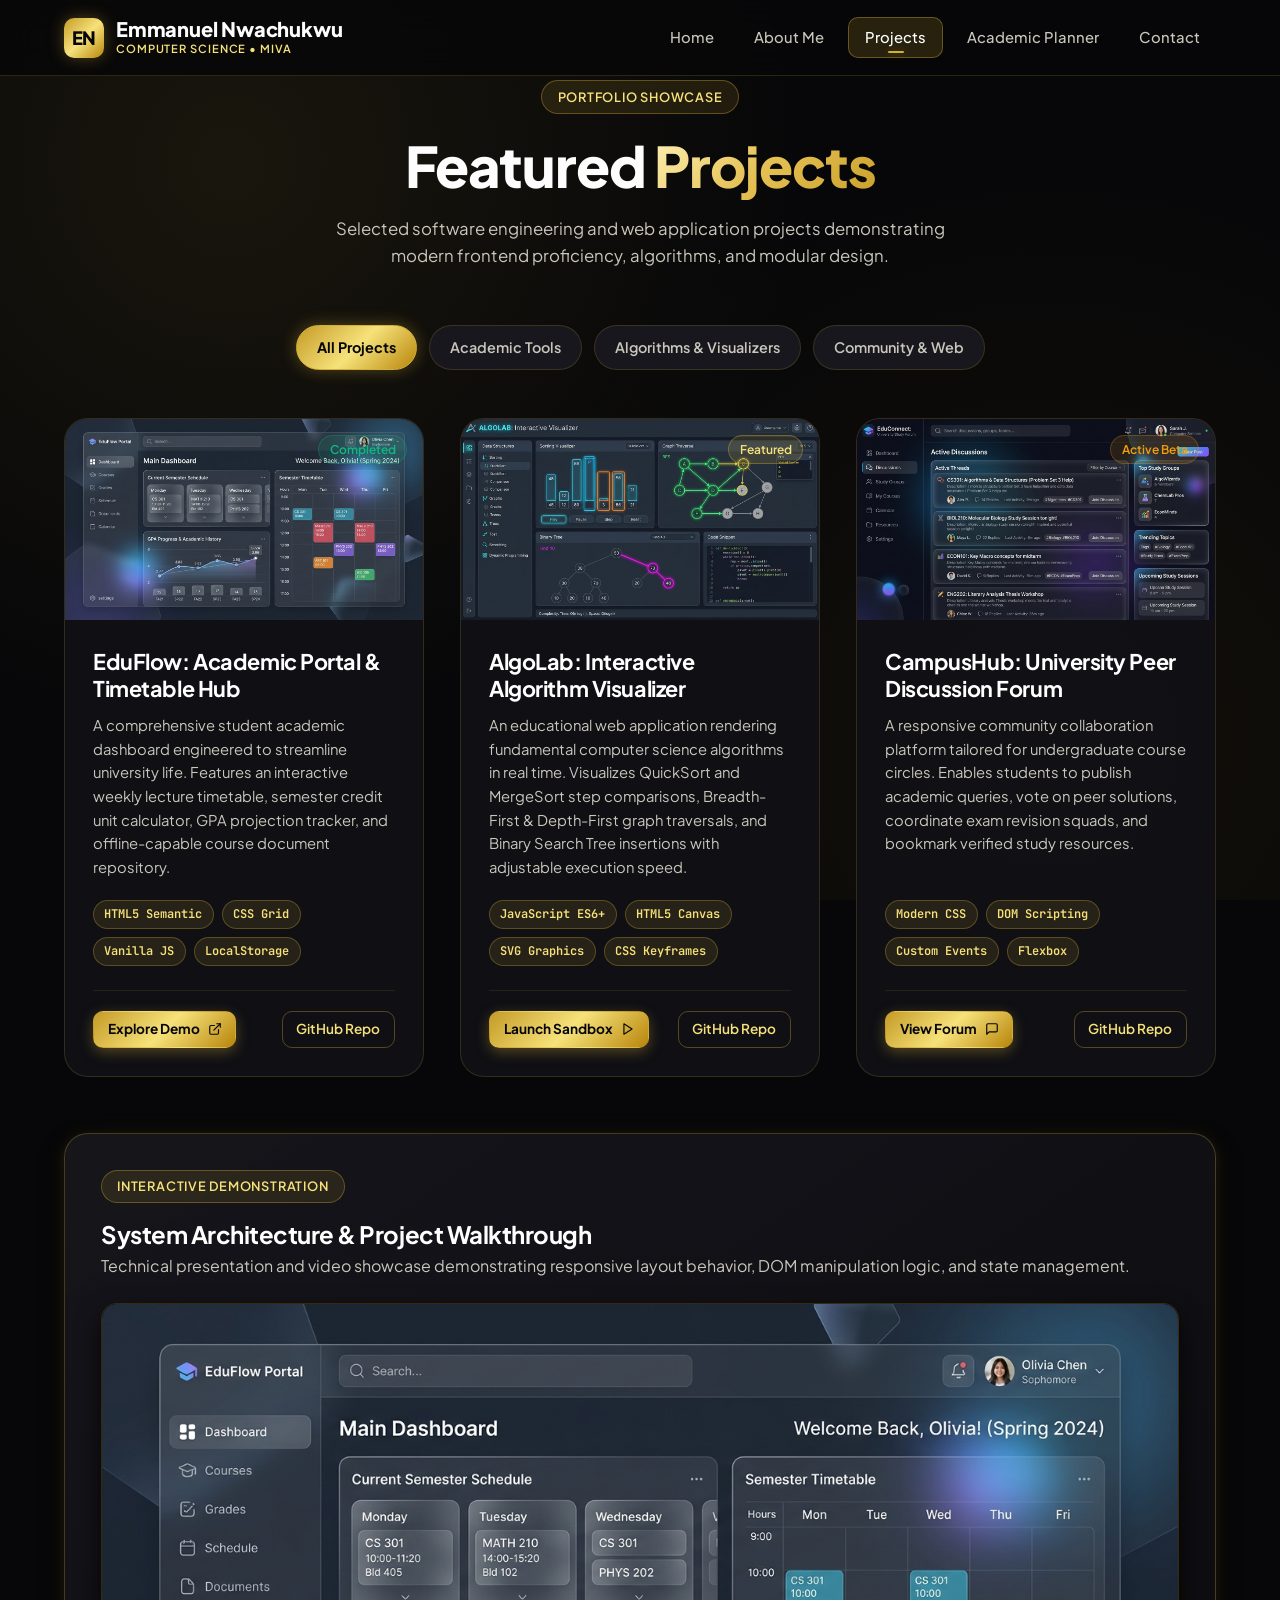
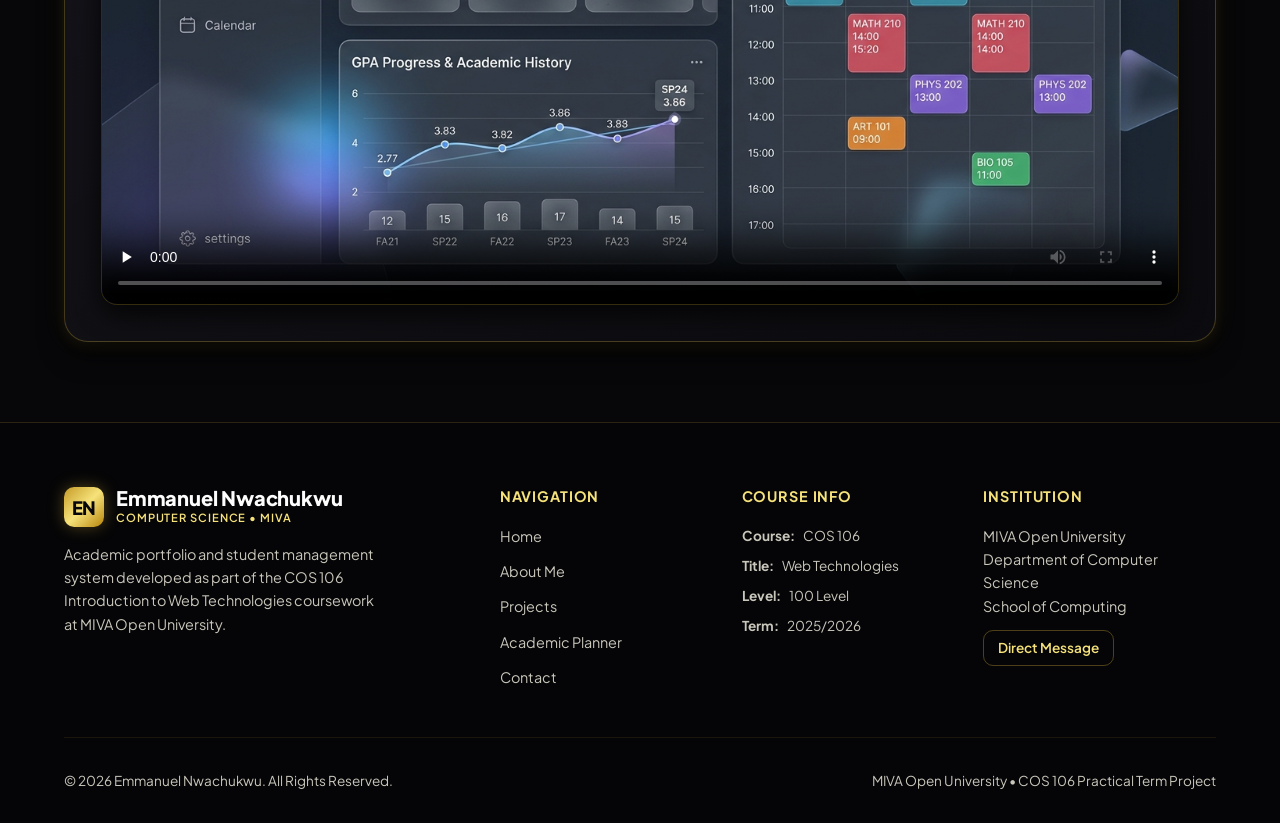
<file: projects.html>
<!DOCTYPE html>
<html lang="en">
<head>
  <meta charset="UTF-8">
  <meta name="viewport" content="width=device-width, initial-scale=1.0">
  <meta name="description" content="Sample projects and software engineering showcase by Emmanuel Nwachukwu, Computer Science undergraduate at MIVA Open University.">
  <meta name="author" content="Emmanuel Nwachukwu">
  <title>Projects | Emmanuel Nwachukwu - Portfolio</title>
  <link rel="stylesheet" href="css/style.css">
</head>
<body>
  <header class="site-header">
    <div class="container nav-container">
      <a href="index.html" class="brand-logo" aria-label="Emmanuel Nwachukwu Homepage">
        <div class="brand-mark">EN</div>
        <div class="brand-text">
          <span class="brand-name">Emmanuel Nwachukwu</span>
          <span class="brand-sub">Computer Science &bull; MIVA</span>
        </div>
      </a>

      <nav class="nav-menu" id="primary-nav" aria-label="Main Navigation">
        <a href="index.html" class="nav-link">Home</a>
        <a href="about.html" class="nav-link">About Me</a>
        <a href="projects.html" class="nav-link">Projects</a>
        <a href="planner.html" class="nav-link">Academic Planner</a>
        <a href="contact.html" class="nav-link">Contact</a>
      </nav>

      <button type="button" class="mobile-toggle" aria-controls="primary-nav" aria-expanded="false" aria-label="Toggle navigation menu">
        <span class="hamburger-line"></span>
        <span class="hamburger-line"></span>
        <span class="hamburger-line"></span>
      </button>
    </div>
  </header>

  <main class="section">
    <div class="container">
      <header class="section-header">
        <span class="section-tag">Portfolio Showcase</span>
        <h1 class="section-title">Featured <span class="text-gradient">Projects</span></h1>
        <p class="section-subtitle">
          Selected software engineering and web application projects demonstrating modern frontend proficiency, algorithms, and modular design.
        </p>
      </header>

      <div class="projects-filter-bar" role="toolbar" aria-label="Project filter options">
        <button type="button" class="filter-btn active" data-filter="all">All Projects</button>
        <button type="button" class="filter-btn" data-filter="academic">Academic Tools</button>
        <button type="button" class="filter-btn" data-filter="visualizer">Algorithms &amp; Visualizers</button>
        <button type="button" class="filter-btn" data-filter="forum">Community &amp; Web</button>
      </div>

      <div class="projects-grid">
        <article class="project-card" data-category="academic">
          <div class="project-image-box">
            <img src="assets/images/project-academic-portal.jpg" alt="EduFlow Academic Portal user interface mockup" width="800" height="450" loading="lazy">
            <div class="project-badge-overlay">
              <span class="badge badge-success">Completed</span>
            </div>
          </div>
          <div class="project-body">
            <h2 class="project-title">EduFlow: Academic Portal &amp; Timetable Hub</h2>
            <p class="project-desc">
              A comprehensive student academic dashboard engineered to streamline university life. Features an interactive weekly lecture timetable, semester credit unit calculator, GPA projection tracker, and offline-capable course document repository.
            </p>
            <div class="project-tech-stack">
              <span class="badge badge-tech">HTML5 Semantic</span>
              <span class="badge badge-tech">CSS Grid</span>
              <span class="badge badge-tech">Vanilla JS</span>
              <span class="badge badge-tech">LocalStorage</span>
            </div>
            <div class="project-footer">
              <a href="planner.html" class="btn btn-primary btn-sm">
                Explore Demo
                <svg width="14" height="14" viewBox="0 0 24 24" fill="none" stroke="currentColor" stroke-width="2" stroke-linecap="round" stroke-linejoin="round">
                  <path d="M18 13v6a2 2 0 0 1-2 2H5a2 2 0 0 1-2-2V8a2 2 0 0 1 2-2h6"></path>
                  <polyline points="15 3 21 3 21 9"></polyline>
                  <line x1="10" y1="14" x2="21" y2="3"></line>
                </svg>
              </a>
              <a href="https://github.com" target="_blank" rel="noopener noreferrer" class="btn btn-outline btn-sm">
                GitHub Repo
              </a>
            </div>
          </div>
        </article>

        <article class="project-card" data-category="visualizer">
          <div class="project-image-box">
            <img src="assets/images/project-algo-visualizer.jpg" alt="AlgoLab Interactive Visualizer user interface mockup" width="800" height="450" loading="lazy">
            <div class="project-badge-overlay">
              <span class="badge badge-info">Featured</span>
            </div>
          </div>
          <div class="project-body">
            <h2 class="project-title">AlgoLab: Interactive Algorithm Visualizer</h2>
            <p class="project-desc">
              An educational web application rendering fundamental computer science algorithms in real time. Visualizes QuickSort and MergeSort step comparisons, Breadth-First &amp; Depth-First graph traversals, and Binary Search Tree insertions with adjustable execution speed.
            </p>
            <div class="project-tech-stack">
              <span class="badge badge-tech">JavaScript ES6+</span>
              <span class="badge badge-tech">HTML5 Canvas</span>
              <span class="badge badge-tech">SVG Graphics</span>
              <span class="badge badge-tech">CSS Keyframes</span>
            </div>
            <div class="project-footer">
              <button type="button" class="btn btn-primary btn-sm" onclick="showToast('AlgoLab demo environment launched in sandbox mode!', 'success')">
                Launch Sandbox
                <svg width="14" height="14" viewBox="0 0 24 24" fill="none" stroke="currentColor" stroke-width="2" stroke-linecap="round" stroke-linejoin="round">
                  <polygon points="5 3 19 12 5 21 5 3"></polygon>
                </svg>
              </button>
              <a href="https://github.com" target="_blank" rel="noopener noreferrer" class="btn btn-outline btn-sm">
                GitHub Repo
              </a>
            </div>
          </div>
        </article>

        <article class="project-card" data-category="forum">
          <div class="project-image-box">
            <img src="assets/images/project-peer-forum.jpg" alt="CampusHub Peer Learning Forum user interface mockup" width="800" height="450" loading="lazy">
            <div class="project-badge-overlay">
              <span class="badge badge-warning">Active Beta</span>
            </div>
          </div>
          <div class="project-body">
            <h2 class="project-title">CampusHub: University Peer Discussion Forum</h2>
            <p class="project-desc">
              A responsive community collaboration platform tailored for undergraduate course circles. Enables students to publish academic queries, vote on peer solutions, coordinate exam revision squads, and bookmark verified study resources.
            </p>
            <div class="project-tech-stack">
              <span class="badge badge-tech">Modern CSS</span>
              <span class="badge badge-tech">DOM Scripting</span>
              <span class="badge badge-tech">Custom Events</span>
              <span class="badge badge-tech">Flexbox</span>
            </div>
            <div class="project-footer">
              <button type="button" class="btn btn-primary btn-sm" onclick="showToast('CampusHub peer thread view connected!', 'success')">
                View Forum
                <svg width="14" height="14" viewBox="0 0 24 24" fill="none" stroke="currentColor" stroke-width="2" stroke-linecap="round" stroke-linejoin="round">
                  <path d="M21 15a2 2 0 0 1-2 2H7l-4 4V5a2 2 0 0 1 2-2h14a2 2 0 0 1 2 2z"></path>
                </svg>
              </button>
              <a href="https://github.com" target="_blank" rel="noopener noreferrer" class="btn btn-outline btn-sm">
                GitHub Repo
              </a>
            </div>
          </div>
        </article>
      </div>

      <section class="video-showcase" aria-labelledby="video-heading">
        <header style="margin-bottom: 1.5rem;">
          <span class="section-tag">Interactive Demonstration</span>
          <h2 id="video-heading" style="font-size: 1.5rem; color: #fff;">System Architecture &amp; Project Walkthrough</h2>
          <p style="color: var(--text-secondary); margin-top: 0.25rem;">
            Technical presentation and video showcase demonstrating responsive layout behavior, DOM manipulation logic, and state management.
          </p>
        </header>
        <div class="video-container">
          <video controls poster="assets/images/project-academic-portal.jpg" class="media-player" preload="none">
            <source src="assets/media/walkthrough.mp4" type="video/mp4">
            Your browser does not support the video tag.
          </video>
        </div>
      </section>
    </div>
  </main>

  <footer class="site-footer">
    <div class="container">
      <div class="footer-top">
        <div class="footer-brand">
          <div class="brand-logo">
            <div class="brand-mark">EN</div>
            <div class="brand-text">
              <span class="brand-name">Emmanuel Nwachukwu</span>
              <span class="brand-sub">Computer Science &bull; MIVA</span>
            </div>
          </div>
          <p>
            Academic portfolio and student management system developed as part of the COS 106 Introduction to Web Technologies coursework at MIVA Open University.
          </p>
        </div>

        <div>
          <h4 class="footer-heading">Navigation</h4>
          <nav class="footer-links" aria-label="Footer Navigation">
            <a href="index.html">Home</a>
            <a href="about.html">About Me</a>
            <a href="projects.html">Projects</a>
            <a href="planner.html">Academic Planner</a>
            <a href="contact.html">Contact</a>
          </nav>
        </div>

        <div>
          <h4 class="footer-heading">Course Info</h4>
          <div class="footer-meta-item"><strong>Course:</strong> COS 106</div>
          <div class="footer-meta-item"><strong>Title:</strong> Web Technologies</div>
          <div class="footer-meta-item"><strong>Level:</strong> 100 Level</div>
          <div class="footer-meta-item"><strong>Term:</strong> 2025/2026</div>
        </div>

        <div>
          <h4 class="footer-heading">Institution</h4>
          <p style="font-size: 0.9rem; margin-bottom: 0.75rem;">
            MIVA Open University<br>
            Department of Computer Science<br>
            School of Computing
          </p>
          <a href="contact.html" class="btn btn-outline btn-sm">Direct Message</a>
        </div>
      </div>

      <div class="footer-bottom">
        <p>&copy; <span id="current-year">2026</span> Emmanuel Nwachukwu. All Rights Reserved.</p>
        <p>MIVA Open University &bull; COS 106 Practical Term Project</p>
      </div>
    </div>
  </footer>

  <script src="js/main.js"></script>
</body>
</html>
</file>
<file: css/style.css>
@import url('variables.css');
@import url('base.css');
@import url('components.css');
@import url('pages.css');
</file>
